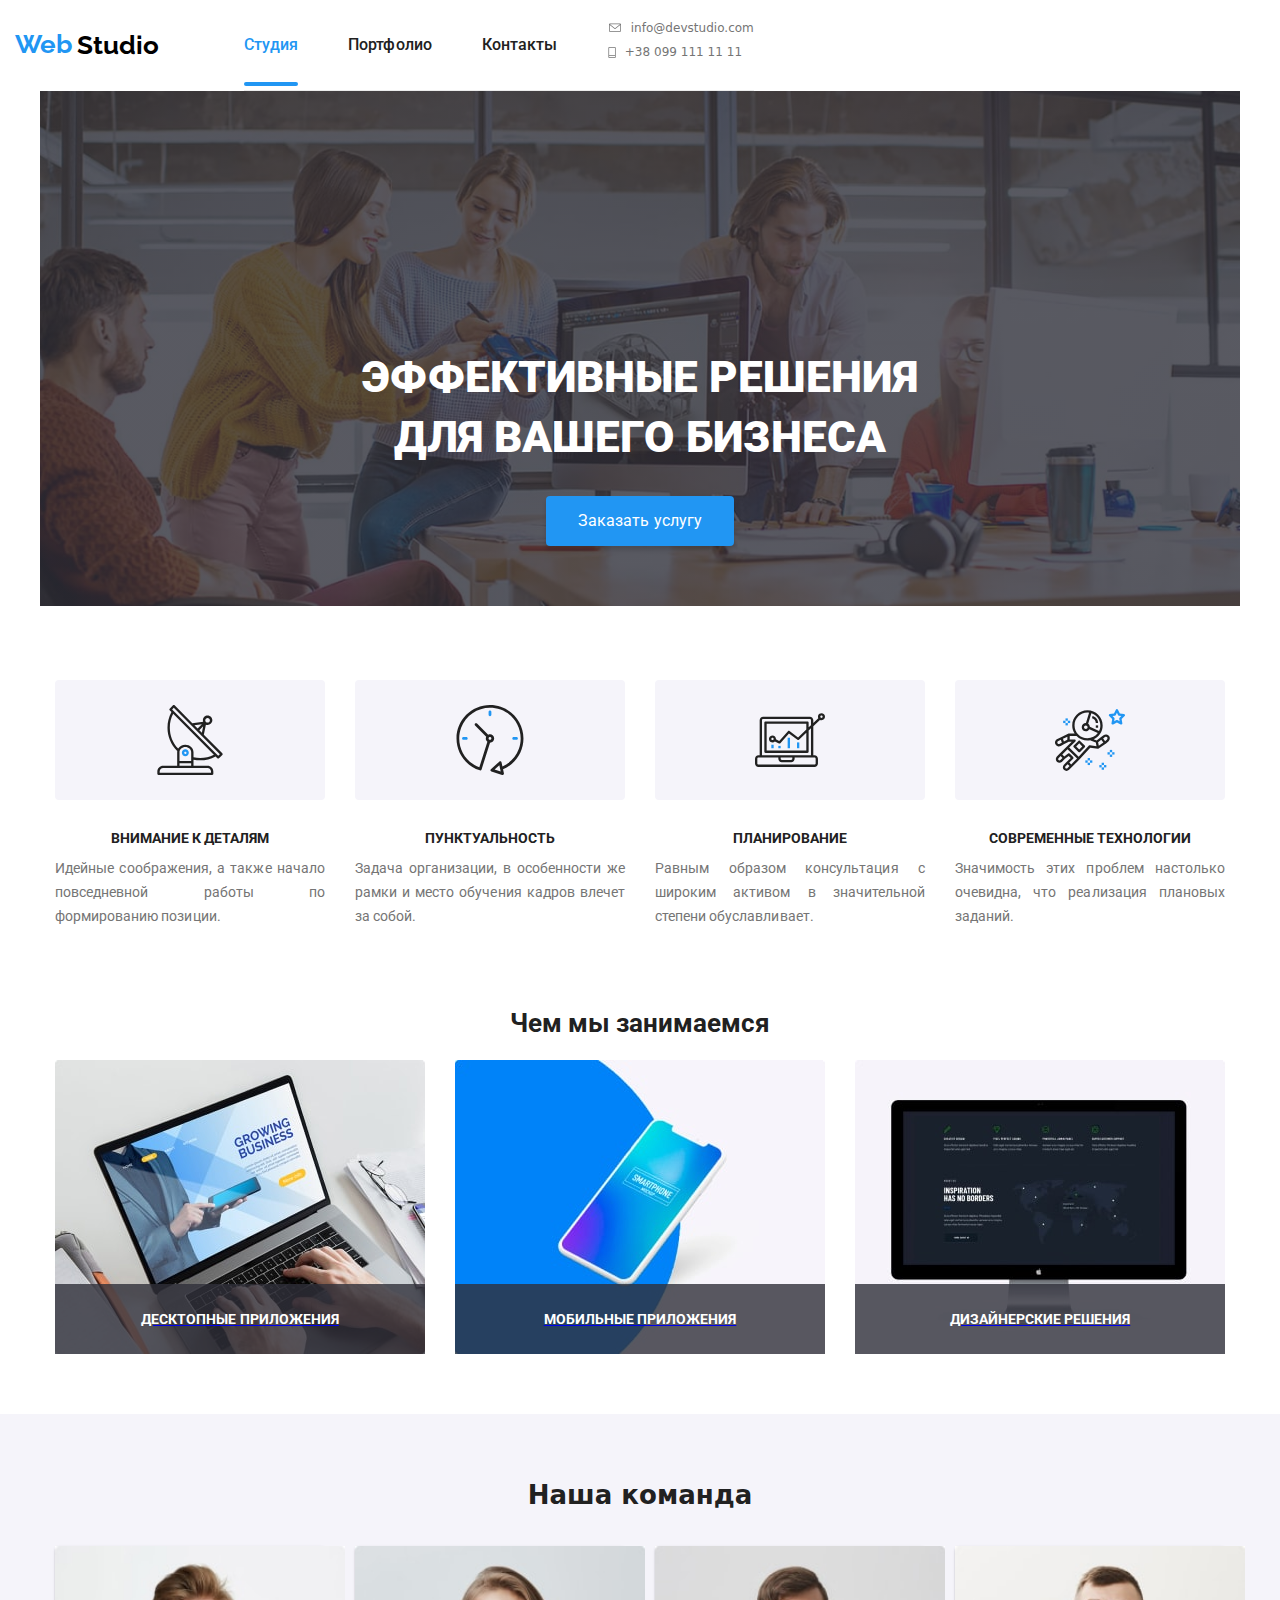
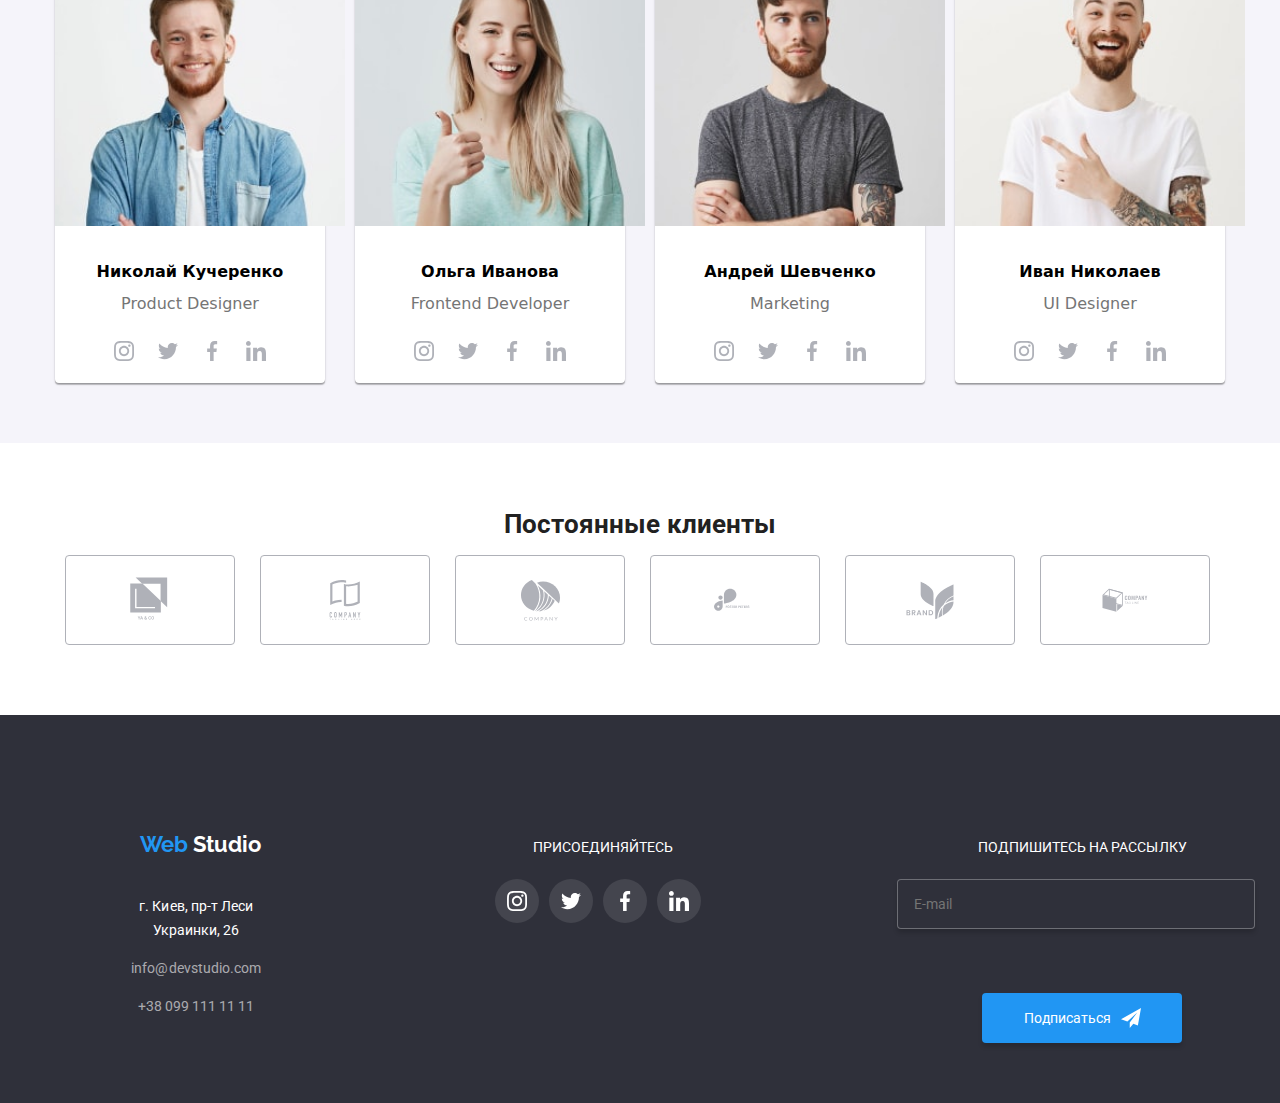
<file: index.html>
<!DOCTYPE html>
<html lang="ru">
  <head>
    <meta charset="UTF-8" />
    <meta name="viewport" content="width=device-width, initial-scale=1.0" />
    <title>Document</title>
    <link
      href="https://fonts.googleapis.com/css2?family=Raleway&family=Roboto&display=swap"
      rel="stylesheet"
    />
    <link
      rel="stylesheet"
      href="https://cdnjs.cloudflare.com/ajax/libs/modern-normalize/0.6.0/modern-normalize.min.css"
    />
    <link rel="stylesheet" href="./css/main.min.css" />
  </head>

  <body class="body">
    <!--HEAD-->

    <header>
      <div class="page-header">
        <div class="container">
          <nav class="main-nav">
            <div class="main-logo">
              <a href="index.html" class="logo">
                Web
                <span class="studio"> Studio </span>
              </a>
            </div>

            <button type="button" class="menu-button is-open" data-menu-button>
              <svg
                width="40"
                height="40"
                aria-label="Переключатель мобильного меню"
              >
                <use
                  class="icon-close"
                  href="./img/symbol-defs-non.svg#icon-close-black"
                ></use>
                <use
                  class="icon-menu"
                  href="./img/symbol-defs-non.svg#icon-menu"
                ></use>
              </svg>
            </button>

            <div class="menu-container is-open" id="menu-container" data-menu>
              <ul class="site-nav list">
                <li class="site-nav item">
                  <a href="index.html" class="link current"> Студия</a>
                </li>
                <li class="site-nav item">
                  <a href="./portfolio.html" class="link">Портфолио</a>
                </li>
                <li class="site-nav item">
                  <a href="index.html" class="link">Контакты</a>
                </li>
              </ul>

              <!--CONTACTS -->
              <ul class="contacts list">
                <li class="items">
                  <a href="malito:info@devstudio.com">
                    <svg class="contacts-icon letter">
                      <use href="./img/symbol-defs-non.svg#icon-envelope"></use>
                    </svg>
                    info@devstudio.com
                  </a>
                </li>
                <li class="items">
                  <a href="tel:+380961111111">
                    <svg class="contacts-icon phone">
                      <use href="./img/symbol-defs-non.svg#icon-phone"></use>
                    </svg>
                    +38 099 111 11 11
                  </a>
                </li>
              </ul>
            </div>
          </nav>
        </div>
      </div>
    </header>

    <!--MAIN INFO-->

    <main>
      <!--START-->
      <section class="section hero">
        <div class="container">
          <h1 class="hero-title">ЭФФЕКТИВНЫЕ РЕШЕНИЯ ДЛЯ ВАШЕГО БИЗНЕСА</h1>
          <button class="hero-buttom" data-open-modal>
            Заказать услугу
          </button>
        </div>
      </section>

      <div class="backdrop is-hidden" data-backdrop>
        <div class="modal">
          <div class="form-group">
            <h2 class="form-title">
              Оставьте свои данные, мы вам перезвоним
            </h2>
            <div class="form-list">
              <input
                type="text"
                name="message"
                id="message"
                class="form-item"
              />
              <label class="form-label">Имя</label>
              <svg class="modal-icon">
                <use href="./img/symbol-defs-non.svg#icon-person-black"></use>
              </svg>
            </div>
            <div class="form-list">
              <input type="tel" name="telephone" class="form-item" />
              <label class="form-label">Телефон</label>
              <svg class="modal-icon">
                <use href="./img/symbol-defs-non.svg#icon-telephone"></use>
              </svg>
            </div>
            <div class="form-list">
              <input
                type="email"
                name="mail"
                class="form-item"
                autocomplete="off"
              />
              <label class="form-label">Почта </label>
              <svg class="modal-icon">
                <use href="./img/symbol-defs-non.svg#icon-mail"></use>
              </svg>
            </div>

            <div class="form-list">
              <textarea
                name="comment"
                rows="150"
                cols="80"
                class="form-item-comment"
              >
              </textarea>
              <label class="form-label-comment">Комментарий </label>
            </div>
            <div class="checkbox">
              <input type="checkbox" id="checkbox-modal" />
              <label for="checkbox-modal"
                >Соглашаюсь с рассылкой и принимаю
                <a href="" class="rules">Условия договора </a>
              </label>
            </div>

            <button class="button-submit">Отправить</button>

            <button class="button-close" data-close-modal>
              <svg class="icon-button-close">
                <use href="./img/symbol-defs-non.svg#icon-close-black"></use>
              </svg>
            </button>
          </div>
        </div>
      </div>
      <!--ADVANTAGES-->
      <div class="container">
        <section class="section features">
          <ul class="advantages list">
            <li class="details">
              <div class="advantages-image">
                <svg class="icon">
                  <use href="./img/symbol-defs-non.svg#icon-antenna"></use>
                </svg>
              </div>
              <h2 class="section-item">ВНИМАНИЕ К ДЕТАЛЯМ</h2>
              <p class="section-text">
                Идейные соображения, а также начало повседневной работы по
                формированию позиции.
              </p>
            </li>

            <li class="details">
              <div class="advantages-image">
                <svg class="icon">
                  <use href="./img/symbol-defs-non.svg#icon-clock"></use>
                </svg>
              </div>
              <h2 class="section-item">ПУНКТУАЛЬНОСТЬ</h2>
              <p class="section-text">
                Задача организации, в особенности же рамки и место обучения
                кадров влечет за собой.
              </p>
            </li>
            <li class="details">
              <div class="advantages-image">
                <svg class="icon">
                  <use href="./img/symbol-defs-non.svg#icon-diagram"></use>
                </svg>
              </div>
              <h2 class="section-item">ПЛАНИРОВАНИЕ</h2>
              <p class="section-text">
                Равным образом консультация с широким активом в значительной
                степени обуславливает.
              </p>
            </li>
            <li class="details">
              <div class="advantages-image">
                <svg class="icon">
                  <use href="./img/symbol-defs-non.svg#icon-astronaut"></use>
                </svg>
              </div>
              <h2 class="section-item">СОВРЕМЕННЫЕ ТЕХНОЛОГИИ</h2>
              <p class="section-text">
                Значимость этих проблем настолько очевидна, что реализация
                плановых заданий.
              </p>
            </li>
          </ul>
        </section>
      </div>

      <!--INFO ABOUT COMPANY -->
      <div class="container">
        <section class="section aboutcompany">
          <h2 class="section-title">Чем мы занимаемся</h2>
          <ul class="works list">
            <li class="occupation box1">
              <a href="/">
                <h3 class="section-title-company">ДЕСКТОПНЫЕ ПРИЛОЖЕНИЯ</h3>
              </a>
            </li>
            <li class="occupation box2">
              <a href="/">
                <h3 class="section-title-company">МОБИЛЬНЫЕ ПРИЛОЖЕНИЯ</h3>
              </a>
            </li>
            <li class="occupation box3">
              <a href="/">
                <h3 class="section-title-company">ДИЗАЙНЕРСКИЕ РЕШЕНИЯ</h3>
              </a>
            </li>
          </ul>
        </section>
      </div>

      <!--TEAM-->

      <section class="section-ourteam">
        <div class="container">
          <h2 class="section-title">Наша команда</h2>
          <ul class="team">
            <li class="members">
              <img
                src="img/tk1-min.jpg"
                alt="Николай Кучеренко"
                width="290px"
              />
              <h3 class="name">Николай Кучеренко</h3>
              <p class="position">Product Designer</p>
              <ul class="social list">
                <li class="links">
                  <a href="/">
                    <svg class="social-icon">
                      <use
                        href="./img/symbol-defs-non.svg#icon-instagram2"
                      ></use>
                    </svg>
                  </a>
                </li>
                <li class="links">
                  <a href="/">
                    <svg class="social-icon">
                      <use href="./img/symbol-defs-non.svg#icon-twitter1"></use>
                    </svg>
                  </a>
                </li>
                <li class="links">
                  <a href="/">
                    <svg class="social-icon">
                      <use
                        href="./img/symbol-defs-non.svg#icon-facebook1"
                      ></use></svg
                  ></a>
                </li>
                <li class="links">
                  <a href="/">
                    <svg class="social-icon">
                      <use
                        href="./img/symbol-defs-non.svg#icon-linkedin1"
                      ></use></svg
                  ></a>
                </li>
              </ul>
            </li>
            <li class="members">
              <img src="img/tk2-min.jpg" alt="Ольга Иванова" width="290" />
              <h3 class="name">Ольга Иванова</h3>
              <p class="position">Frontend Developer</p>
              <ul class="social list">
                <li class="links">
                  <a href="/">
                    <svg class="social-icon">
                      <use
                        href="./img/symbol-defs-non.svg#icon-instagram2"
                      ></use>
                    </svg>
                  </a>
                </li>
                <li class="links">
                  <a href="/">
                    <svg class="social-icon">
                      <use href="./img/symbol-defs-non.svg#icon-twitter1"></use>
                    </svg>
                  </a>
                </li>
                <li class="links">
                  <a href="/">
                    <svg class="social-icon">
                      <use
                        href="./img/symbol-defs-non.svg#icon-facebook1"
                      ></use></svg
                  ></a>
                </li>
                <li class="links">
                  <a href="/">
                    <svg class="social-icon">
                      <use
                        href="./img/symbol-defs-non.svg#icon-linkedin1"
                      ></use></svg
                  ></a>
                </li>
              </ul>
            </li>
            <li class="members">
              <img src="img/tk3-min.jpg" alt="Андрей Шевченко" width="290" />
              <h3 class="name">Андрей Шевченко</h3>
              <p class="position">Marketing</p>
              <ul class="social list">
                <li class="links">
                  <a href="/">
                    <svg class="social-icon">
                      <use
                        href="./img/symbol-defs-non.svg#icon-instagram2"
                      ></use>
                    </svg>
                  </a>
                </li>
                <li class="links">
                  <a href="/">
                    <svg class="social-icon">
                      <use href="./img/symbol-defs-non.svg#icon-twitter1"></use>
                    </svg>
                  </a>
                </li>
                <li class="links">
                  <a href="/">
                    <svg class="social-icon">
                      <use
                        href="./img/symbol-defs-non.svg#icon-facebook1"
                      ></use></svg
                  ></a>
                </li>
                <li class="links">
                  <a href="/">
                    <svg class="social-icon">
                      <use
                        href="./img/symbol-defs-non.svg#icon-linkedin1"
                      ></use></svg
                  ></a>
                </li>
              </ul>
            </li>
            <li class="members">
              <img src="img/tk4-min.jpg" alt="Иван Николаев" width="290" />
              <h3 class="name">Иван Николаев</h3>
              <p class="position">UI Designer</p>
              <ul class="social list">
                <li class="links">
                  <a href="/">
                    <svg class="social-icon">
                      <use
                        href="./img/symbol-defs-non.svg#icon-instagram2"
                      ></use>
                    </svg>
                  </a>
                </li>
                <li class="links">
                  <a href="/">
                    <svg class="social-icon">
                      <use href="./img/symbol-defs-non.svg#icon-twitter1"></use>
                    </svg>
                  </a>
                </li>
                <li class="links">
                  <a href="/">
                    <svg class="social-icon">
                      <use
                        href="./img/symbol-defs-non.svg#icon-facebook1"
                      ></use></svg
                  ></a>
                </li>
                <li class="links">
                  <a href="/">
                    <svg class="social-icon">
                      <use
                        href="./img/symbol-defs-non.svg#icon-linkedin1"
                      ></use></svg
                  ></a>
                </li>
              </ul>
            </li>
          </ul>
        </div>
      </section>

      <!--CUSTOMERS-->
      <div class="container">
        <section class="section partners">
          <h2 class="section-title">Постоянные клиенты</h2>
          <ul class="customers list">
            <li class="examples">
              <a href="#">
                <svg class="customers-icon" width="45px" height="50px">
                  <use href="./img/symbol-defs-non.svg#icon-client1"></use>
                </svg>
              </a>
            </li>
            <li class="examples">
              <a href="#">
                <svg class="customers-icon" width="40px" height="52px">
                  <use href="./img/symbol-defs-non.svg#icon-client2"></use>
                </svg>
              </a>
            </li>
            <li class="examples">
              <a href="#">
                <svg class="customers-icon" width="41px" height="43px">
                  <use href="./img/symbol-defs-non.svg#icon-client3"></use>
                </svg>
              </a>
            </li>
            <li class="examples">
              <a href="#">
                <svg class="customers-icon" width="80px" height="42px">
                  <use href="./img/symbol-defs-non.svg#icon-client4"></use></svg
              ></a>
            </li>
            <li class="examples">
              <a href="#">
                <svg class="customers-icon" width="60px" height="47px">
                  <use href="./img/symbol-defs-non.svg#icon-client5"></use></svg
              ></a>
            </li>
            <li class="examples">
              <a href="#" class="image">
                <svg class="customers-icon" width="88px" height="45px">
                  <use href="./img/symbol-defs-non.svg#icon-client6"></use></svg
              ></a>
            </li>
          </ul>
        </section>
      </div>
    </main>

    <footer class="footer">
      <div class="footer container">
        <div class="contact-footer list">
          <div class="second-logo">
            <a href="index.html" class="logo">
              Web
              <span class="studio"> Studio </span>
            </a>
          </div>
          <address class="address-footer list">
            <p class="addresses-details">г. Киев, пр-т Леси Украинки, 26</p>
            <p class="addresses">
              <a href="malito:info@devstudio.com">info@devstudio.com </a>
            </p>
            <p class="addresses">
              <a href="tel:+380961111111"> +38 099 111 11 11</a>
            </p>
          </address>
        </div>

        <div class="info">
          <p class="join">ПРИСОЕДИНЯЙТЕСЬ</p>

          <ul class="social-links list">
            <li class="reference">
              <a href="/">
                <svg class="reference-icon">
                  <use
                    href="./img/symbol-defs-non.svg#icon-instagramwhite"
                  ></use></svg
              ></a>
            </li>

            <li class="reference">
              <a href="/">
                <svg class="reference-icon" width="20px">
                  <use
                    href="./img/symbol-defs-non.svg#icon-twitterwhite"
                  ></use></svg
              ></a>
            </li>
            <li class="reference">
              <a href="/">
                <svg class="reference-icon">
                  <use
                    href="./img/symbol-defs-non.svg#icon-facebookwhite"
                  ></use></svg
              ></a>
            </li>
            <li class="reference">
              <a href="/">
                <svg class="reference-icon">
                  <use
                    href="./img/symbol-defs-non.svg#icon-linkedinwhite"
                  ></use></svg
              ></a>
            </li>
          </ul>
        </div>

        <div class="distribution">
          <div class="form-subscribe">
            <label for="mail">
              <span class="subscribe">ПОДПИШИТЕСЬ НА РАССЫЛКУ </span>
              <input
                type="email"
                name="mail"
                id="mail"
                class="email"
                placeholder="E-mail"
              />
            </label>
          </div>

          <button class="button-footer">
            Подписаться
            <svg class="button-icon">
              <use href="./img/symbol-defs-non.svg#icon-iconsend"></use>
            </svg>
          </button>
        </div>
      </div>

      <script src="./js/menu.js"></script>
      <script src="./js/modal.js"></script>
    </footer>
  </body>
</html>
</file>
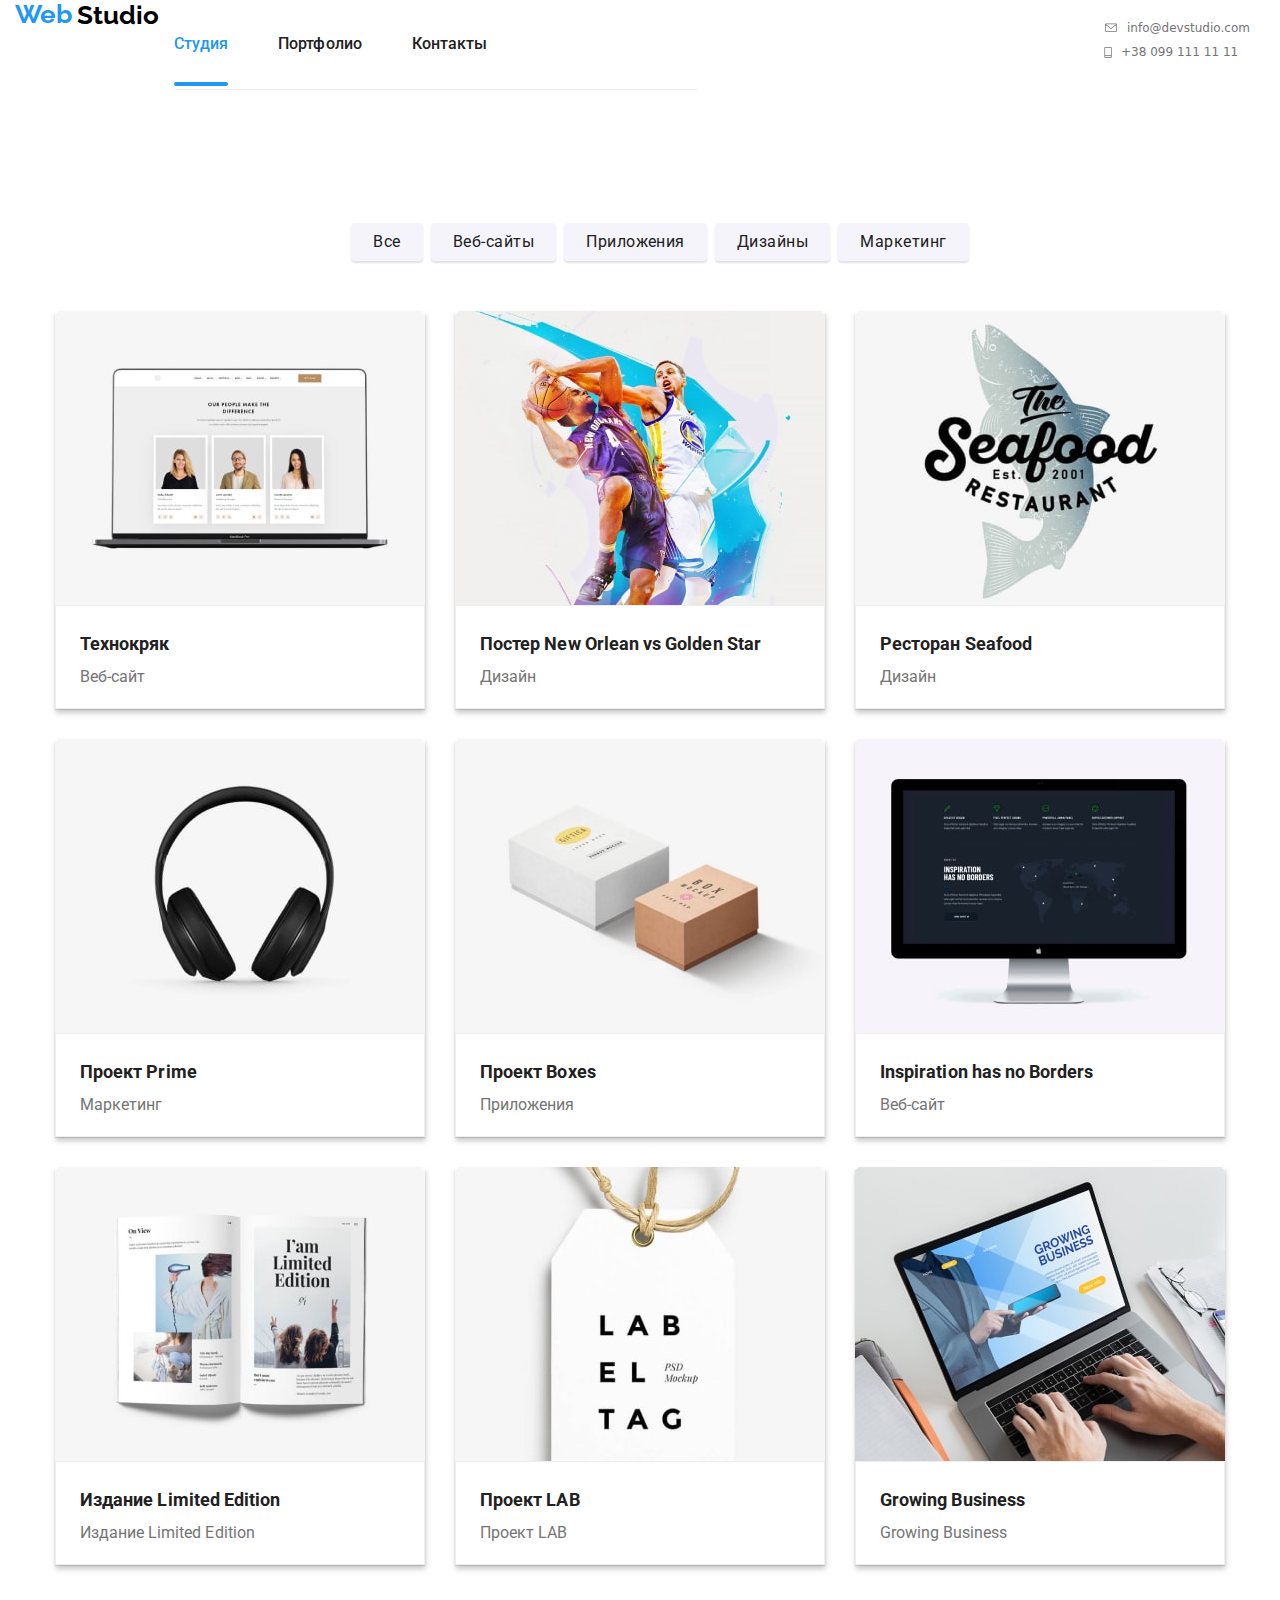
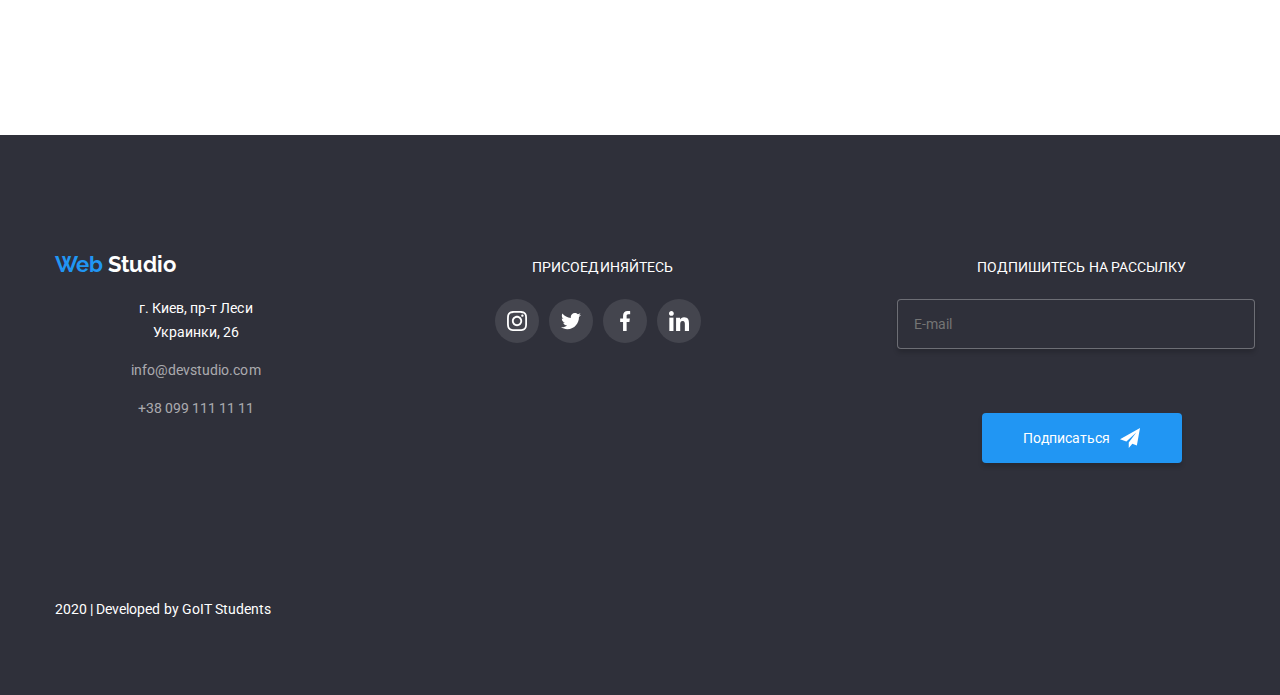
<file: portfolio.html>
<!DOCTYPE html>
<html lang="ru">
  <head>
    <meta charset="UTF-8" />
    <meta name="viewport" content="width=device-width, initial-scale=1.0" />
    <title>Document</title>
    <link
      href="https://fonts.googleapis.com/css2?family=Raleway&family=Roboto&display=swap"
      rel="stylesheet"
    />
    <link
      rel="stylesheet"
      href="https://cdnjs.cloudflare.com/ajax/libs/modern-normalize/0.6.0/modern-normalize.min.css"
    />
    <link rel="stylesheet" href="./css/portfolio.min.css" />
  </head>

  <body class="body">
    <!--HEAD-->

    <header class="page-header">
      <div class="container main-nav">
        <a href="index.html" class="logo">
          Web
          <span class="studio"> Studio </span>
        </a>

        <!-- NAVIGATION -->

        <button type="button" class="menu-button" aria-expanded="false" aria-controls="menu-container" data-menu-button>
          <svg width="40" height="40" aria-label="Переключатель мобильного меню">
            <use class="icon-cross" href="./img/symbol-defs-non.svg#icon-close-black"></use>
            <use class="icon-menu" href="./img/symbol-defs-non.svg#icon-menu"></use>
          </svg>
        </button>
        
        <nav class="container">
          <div class="menu-container" id="menu-container" data-menu>
            <ul class="site-nav list">
              <li class="site-nav item">
                <a href="index.html" class="link current"> Студия</a>
              </li>
              <li class="site-nav item">
                <a href="./portfolio.html" class="link">Портфолио</a>
              </li>
              <li class="site-nav item">
                <a href="/контакты" class="link">Контакты</a>
              </li>
            </ul>
        </nav>
        
        <!--CONTACTS-->
        <div class="container">
          <ul class="contacts list">
            <li class="items">
              <a href="malito:info@devstudio.com">
                <svg class="contacts-icon letter">
                  <use href="./img/symbol-defs-non.svg#icon-envelope"></use>
                </svg>
                info@devstudio.com
              </a>
            </li>
            <li class="items">
              <a href="tel:+380961111111">
                <svg class="contacts-icon phone">
                  <use href="./img/symbol-defs-non.svg#icon-phone"></use>
                </svg>
                +38 099 111 11 11
              </a>
            </li>
          </ul>
        </div>
        </div>
      </div>
    </header>

    <!--PROJECTS-->

    <main>
      <section class="projects">
        <h2 class="invisible-heading">PROJECTS</h2>
        <nav class="container">
          <ul class="filter list">
            <li class="filter-items">
              <button class="button-secondary">
                Все
              </button>
            </li>
            <li class="filter-items">
              <button class="button-secondary">
                Веб-сайты
              </button>
            </li>
            <li class="filter-items">
              <button class="button-secondary">
                Приложения
              </button>
            </li>
            <li class="filter-items">
              <button class="button-secondary">
                Дизайны
              </button>
            </li>
            <li class="filter-items">
              <button class="button-secondary">
                Маркетинг
              </button>
            </li>
          </ul>

          <div class="flex-container">
            <ul class="projects list">
              <li class="flex-elements list">
                <a href="/"
                  ><div class="projects-image">
                    <img src="img/tekhno-min.jpg" alt="Технокряк" />
                    <p class="description">
                      Технокряк это современная площадка распространения
                      коронавируса. Компании используют эту платформу для
                      цифрового шпионажа и атак на защищённые сервера
                      конкурентов.
                    </p>
                  </div>
                  <div class="projects-elements">
                    <h2 class="name-project">Технокряк</h2>
                    <p class="type-project">Веб-сайт</p>
                  </div>
                </a>
              </li>
              <li class="flex-elements list">
                <a href="/">
                  <div class="projects-image">
                    <img
                      src="img/poster-min.jpg"
                      alt="Постер New Orlean vs Golden Star"
                    />
                    <p class="description">
                      Технокряк это современная площадка распространения
                      коронавируса. Компании используют эту платформу для
                      цифрового шпионажа и атак на защищённые сервера
                      конкурентов.
                    </p>
                  </div>
                  <div class="projects-elements">
                    <h3 class="name-project">
                      Постер New Orlean vs Golden Star
                    </h3>
                    <p class="type-project">Дизайн</p>
                  </div>
                </a>
              </li>
              <li class="flex-elements list">
                <a href="/">
                  <div class="projects-image">
                    <img src="img/sres-min.jpg" alt="Ресторан Seafood" />
                    <p class="description">
                      Технокряк это современная площадка распространения
                      коронавируса. Компании используют эту платформу для
                      цифрового шпионажа и атак на защищённые сервера
                      конкурентов.
                    </p>
                  </div>
                  <div class="projects-elements">
                    <h4 class="name-project">Ресторан Seafood</h4>
                    <p class="type-project">Дизайн</p>
                  </div>
                </a>
              </li>
              <li class="flex-elements list">
                <a href="/">
                  <div class="projects-image">
                    <img src="img/prime-min.jpg" alt="Проект Prime" />
                    <p class="description">
                      Технокряк это современная площадка распространения
                      коронавируса. Компании используют эту платформу для
                      цифрового шпионажа и атак на защищённые сервера
                      конкурентов.
                    </p>
                  </div>
                  <div class="projects-elements">
                    <h5 class="name-project">Проект Prime</h5>
                    <p class="type-project">Маркетинг</p>
                  </div>
                </a>
              </li>
              <li class="flex-elements list">
                <a href="/"
                  ><div class="projects-image">
                    <img src="img/boxes-min.jpg" alt="Проект Boxes" />
                    <p class="description">
                      Технокряк это современная площадка распространения
                      коронавируса. Компании используют эту платформу для
                      цифрового шпионажа и атак на защищённые сервера
                      конкурентов.
                    </p>
                  </div>
                  <div class="projects-elements">
                    <h6 class="name-project">Проект Boxes</h6>
                    <p class="type-project">Приложения</p>
                  </div>
                </a>
              </li>
              <li class="flex-elements list">
                <a href="/">
                  <div class="projects-image">
                    <img
                      src="img/inspiration-min.jpg"
                      alt="Inspiration has no Borders"
                    />
                    <p class="description">
                      Технокряк это современная площадка распространения
                      коронавируса. Компании используют эту платформу для
                      цифрового шпионажа и атак на защищённые сервера
                      конкурентов.
                    </p>
                  </div>
                  <div class="projects-elements">
                    <h6 class="name-project">Inspiration has no Borders</h6>
                    <p class="type-project">Веб-сайт</p>
                  </div>
                </a>
              </li>
              <li class="flex-elements list">
                <a href="/">
                  <div class="projects-image">
                    <img
                      src="img/limited-edition-min.jpg"
                      alt="Издание Limited Edition"
                    />
                    <p class="description">
                      Технокряк это современная площадка распространения
                      коронавируса. Компании используют эту платформу для
                      цифрового шпионажа и атак на защищённые сервера
                      конкурентов.
                    </p>
                  </div>
                  <div class="projects-elements">
                    <h2 class="name-project">Издание Limited Edition</h2>
                    <p class="type-project">Издание Limited Edition</p>
                  </div>
                </a>
              </li>
              <li class="flex-elements list">
                <a href="/"
                  ><div class="projects-image">
                    <img src="img/lab-min.jpg" alt="Проект LAB" />
                    <p class="description">
                      Технокряк это современная площадка распространения
                      коронавируса. Компании используют эту платформу для
                      цифрового шпионажа и атак на защищённые сервера
                      конкурентов.
                    </p>
                  </div>
                  <div class="projects-elements">
                    <h2 class="name-project">Проект LAB</h2>
                    <p class="type-project">Проект LAB</p>
                  </div>
                </a>
              </li>
              <li class="flex-elements list">
                <a href="/">
                  <div class="projects-image">
                    <img
                      src=" img/growing-business-min.jpg"
                      alt="Growing Business"
                    />
                    <p class="description">
                      Технокряк это современная площадка распространения
                      коронавируса. Компании используют эту платформу для
                      цифрового шпионажа и атак на защищённые сервера
                      конкурентов.
                    </p>
                  </div>
                  <div class="projects-elements">
                    <h3 class="name-project">Growing Business</h3>
                    <p class="type-project">Growing Business</p>
                  </div>
                </a>
              </li>
            </ul>
          </div>
        </nav>
      </section>
    </main>
    <footer class="footer">
      <div class="footer container">
        <div class="contact-footer list">
          <a href="index.html" class="logo">
            Web <span class="studio"> Studio </span>
          </a>
          <address class="address-footer list">
            <p class="addresses-details">г. Киев, пр-т Леси Украинки, 26</p>
            <p class="addresses">
              <a href="malito:info@devstudio.com">info@devstudio.com </a>
            </p>
            <p class="addresses">
              <a href="tel:+380961111111"> +38 099 111 11 11</a>
            </p>
          </address>
        </div>

        <div class="info">
          <p class="join">ПРИСОЕДИНЯЙТЕСЬ</p>
          <ul class="social-links list">
            <li class="reference">
              <a href="/">
                <svg class="reference-icon">
                  <use
                    href="./img/symbol-defs-non.svg#icon-instagramwhite"
                  ></use></svg
              ></a>
            </li>

            <li class="reference">
              <a href="/">
                <svg class="reference-icon" width="20px">
                  <use
                    href="./img/symbol-defs-non.svg#icon-twitterwhite"
                  ></use></svg
              ></a>
            </li>
            <li class="reference">
              <a href="/">
                <svg class="reference-icon">
                  <use
                    href="./img/symbol-defs-non.svg#icon-facebookwhite"
                  ></use></svg
              ></a>
            </li>
            <li class="reference">
              <a href="/">
                <svg class="reference-icon">
                  <use
                    href="./img/symbol-defs-non.svg#icon-linkedinwhite"
                  ></use></svg
              ></a>
            </li>
          </ul>
        </div>

        <div class="distribution">
          <div class="form-subscribe">
            <label for="mail">
              <span class="subscribe">ПОДПИШИТЕСЬ НА РАССЫЛКУ </span>
              <input
                type="email"
                name="mail"
                id="mail"
                class="email"
                placeholder="E-mail"
              />
            </label>
          </div>

          <button class="button-footer">
            Подписаться
            <svg class="button-icon">
              <use href="./img/symbol-defs-non.svg#icon-iconsend"></use>
            </svg>
          </button>
        </div>
      </div>

      <div class="container copirate">
        <p class="developed">2020 | Developed by GoIT Students</p>
      </div>
    </footer>
  </body>
</html>
</file>
<file: css/main.min.css>
.container{padding-left:15px;padding-right:15px;margin-left:auto;margin-right:auto}@media screen and (min-width: 320px){.container{min-width:320px;padding-top:60px;padding-bottom:60px;padding-right:15px;padding-left:15px;margin:0px auto 0px auto}.page-header .container{width:100%;display:-webkit-box;display:-ms-flexbox;display:flex;justify-items:stretch;-webkit-box-align:stretch;-ms-flex-align:stretch;align-items:stretch;padding-top:0px;padding-bottom:0px}.container:nth-last-child(4){padding-bottom:0px}}@media screen and (min-width: 768px){.container{width:768px}}@media screen and (min-width: 1200px){.container{width:1200px}}.section{display:block;-webkit-box-align:center;-ms-flex-align:center;align-items:center;font-family:"Roboto",sans-serif;font-style:normal}.section-title{margin:0px;text-align:center;font-weight:bold;line-height:42px;letter-spacing:0.03px;color:#212121}@media screen and (min-width: 320px){.section-title{font-size:26px}}.section-item{margin-top:30px;margin-bottom:10px;font-weight:bold;font-size:14px;line-height:16px;letter-spacing:0.03px;color:#212121}@media screen and (min-width: 320px){.section-item{text-align:center}}.section-text{margin:0px;font-style:normal;font-weight:normal;font-size:14px;line-height:24px;letter-spacing:0.03px;color:#757575}@media screen and (min-width: 320px){.section-text{text-align:justify}}.body{-webkit-box-sizing:border-box;box-sizing:border-box;background-color:#fff}*::before,*::after{-webkit-box-sizing:inherit;box-sizing:inherit}.list{list-style:none}.page-header{position:relative}.main-logo{display:inline-block}@media screen and (min-width: 320px){.main-logo{padding-top:15px;padding-bottom:15px}}@media screen and (min-width: 768px){.main-logo{padding-top:26px;padding-bottom:26px;padding-right:0;margin-right:81px}}@media screen and (min-width: 1200px){.main-logo{margin-right:85px}}.logo{display:-webkit-inline-box;display:-ms-inline-flexbox;display:inline-flex;font-family:"Raleway", sans-serif;font-weight:bold;letter-spacing:0.03px;color:#2196f3;text-decoration:none}.studio{font-family:"Raleway", sans-serif;font-weight:bold;letter-spacing:0.03px;padding-left:5px}.page-header .logo{font-size:26px}.page-header .studio{font-size:26px;line-height:31px;color:#000}@media screen and (min-width: 320px){.second-logo{padding-top:60px;padding-bottom:15px}}@media screen and (min-width: 768px){.second-logo{padding-top:0;margin-left:85px}}.footer .logo{font-size:22px}.footer .studio{font-size:22px;color:#fff;text-decoration:none}.main-nav{display:-webkit-box;display:-ms-flexbox;display:flex;min-height:80px;-webkit-box-align:center;-ms-flex-align:center;align-items:center;-webkit-box-pack:stretch;-ms-flex-pack:stretch;justify-content:stretch;padding-bottom:0px;margin-bottom:0px}@media screen and (min-width: 768px){.main-nav .menu-container{width:100%;display:-webkit-box;display:-ms-flexbox;display:flex;border-bottom:1px solid #ececec}.main-nav .list{list-style:none}}.list{list-style:none}.site-nav{font-family:"Roboto",sans-serif;font-style:normal;font-weight:500;letter-spacing:0.02px}@media screen and (max-width: 767px){.site-nav{display:block;margin-bottom:60px;text-align:center;padding-left:0}}@media screen and (min-width: 768px){.site-nav{display:-webkit-box;display:-ms-flexbox;display:flex;padding-left:0;margin-top:0px;margin-bottom:0px;-webkit-box-align:center;-ms-flex-align:center;align-items:center}}@media screen and (max-width: 767px){.item{text-align:center;-webkit-box-align:center;-ms-flex-align:center;align-items:center;margin-left:auto;font-weight:500;font-size:18px;line-height:21px}.item:last-child{margin-bottom:60px}}@media screen and (max-width: 767px) and (min-width: 768px){.item{margin-right:50px;-webkit-box-align:center;-ms-flex-align:center;align-items:center;margin-left:auto;font-weight:500;font-size:14px;line-height:16px}.item:last-child{padding-right:0px}}.item .link.current{color:#2196f3}.item .link.current::after{content:"";position:absolute;left:0;bottom:0;width:100%;height:4px;border-radius:2px;-webkit-transition:step-end;transition:step-end;background-color:#2196f3;-webkit-transition-duration:250ms;transition-duration:250ms;-webkit-transition-timing-function:cubic-bezier(0.4, 0, 0.2, 1);transition-timing-function:cubic-bezier(0.4, 0, 0.2, 1)}.item .link{position:relative;color:#212121;text-decoration:none}@media screen and (max-width: 767px){.item .link{display:inline-block;padding-bottom:8px;margin-left:auto;margin-right:auto}}@media screen and (min-width: 768px){.item .link{display:inline-block;padding-top:32px;padding-bottom:32px;margin-right:50px}}.item:hover{color:#2196f3}.item:hover::after{background-color:#2196f3;-webkit-transform:scaleX(1);transform:scaleX(1)}.item:focus{color:#2196f3}.item::after{content:"";position:absolute;left:0;bottom:0;width:100%;height:4px;border-radius:2px;-webkit-transition-property:background-color;transition-property:background-color;-webkit-transition-duration:250ms;transition-duration:250ms;-webkit-transition-timing-function:cubic-bezier(0.4, 0, 0.2, 1);transition-timing-function:cubic-bezier(0.4, 0, 0.2, 1)}@media screen and (max-width: 767px){.menu-button{right:auto;display:-webkit-inline-box;display:-ms-inline-flexbox;display:inline-flex;margin:0px;padding:0px;border:none;fill:currentColor}.menu-button .icon-close{display:none}.menu-button.is-open .icon-close{display:block}.menu-button.is-open .icon-menu{display:none}.menu-container{height:453px;background-color:#fff}}@media screen and (max-width: 767px) and (max-width: 767px){.menu-container{position:absolute;display:none;top:100%;left:0;width:100%;padding-top:60px;padding-bottom:60px;text-align:center;font-size:20px;z-index:1}.menu-container.is-open{display:block;border:1px solid #ececec}}@media screen and (max-width: 767px) and (max-width: 767px) and (min-width: 768px){.menu-container{position:absolute;top:100%;left:0;width:100%;justify-items:stretch}}@media screen and (min-width: 768px){.menu-button{display:none}}.contacts{justify-items:center;margin-top:0px;margin-bottom:0px;margin-left:auto;text-decoration:none;font-style:normal;font-weight:500;letter-spacing:0.02px}@media screen and (max-width: 767px){.contacts{display:inline-block;padding-left:0;padding-bottom:16px;margin-left:auto;font-size:18px;line-height:21px}.contacts .items:last-child{margin-right:0px}}@media screen and (min-width: 768px){.contacts{display:-webkit-box;display:-ms-flexbox;display:flex;-webkit-box-orient:vertical;-webkit-box-direction:normal;-ms-flex-direction:column;flex-direction:column;margin-left:auto;padding-top:21px;padding-bottom:21px;padding-left:0;font-size:12px;line-height:14px;-webkit-box-align:start;-ms-flex-align:start;align-items:flex-start;justify-items:center}}.items a{display:-webkit-box;display:-ms-flexbox;display:flex;-webkit-box-align:center;-ms-flex-align:center;align-items:center;text-decoration:none;color:#757575;-webkit-transition-property:background-color;transition-property:background-color;-webkit-transition-duration:250ms;transition-duration:250ms;-webkit-transition-timing-function:cubic-bezier(0.4, 0, 0.2, 1);transition-timing-function:cubic-bezier(0.4, 0, 0.2, 1)}@media screen and (max-width: 767px){.items a{-webkit-box-pack:center;-ms-flex-pack:center;justify-content:center;padding-bottom:16px}}@media screen and (min-width: 768px){.items a{justify-items:center;padding-bottom:10px}}.items a:hover,.items a:focus{color:#2196f3}.items a .contacts-icon{display:-webkit-box;display:-ms-flexbox;display:flex;-webkit-box-align:start;-ms-flex-align:start;align-items:flex-start;margin-right:8px;fill:currentColor}.items a .contacts-icon:hover{color:#2196f3}.phone{width:10px;height:11px}.letter{width:16px;height:12px}.hero{-webkit-box-align:center;-ms-flex-align:center;align-items:center;text-align:center;background-image:-webkit-gradient(linear, left top, left bottom, from(rgba(47,48,58,0.8)), to(rgba(47,48,58,0.8))),url(../img/header_img_sq.jpg);background-image:linear-gradient(rgba(47,48,58,0.8), rgba(47,48,58,0.8)),url(../img/header_img_sq.jpg);background-repeat:no-repeat;background-size:cover;background-position:center;margin-left:auto;margin-right:auto;padding-top:0px;padding-bottom:0px}.hero-title{justify-items:center;-webkit-box-align:center;-ms-flex-align:center;align-items:center;margin-left:auto;margin-right:auto;margin-top:0px;color:#fff;font-family:"Roboto",sans-serif;letter-spacing:0.06px;text-align:center}.hero-buttom{padding:10px 32px;color:#fff;font-size:16px;line-height:30px;letter-spacing:0.06px;background-color:#2196f3;-webkit-box-shadow:0px 4px 4px rgba(0,0,0,0.15);box-shadow:0px 4px 4px rgba(0,0,0,0.15);border:0px;border-radius:4px;cursor:pointer}@media screen and (min-width: 320px){.hero{width:320px}.hero-title{padding-top:118px;width:480px;font-weight:900;font-size:26px;line-height:42px}}@media screen and (min-width: 768px){.hero{width:768px;display:block;-webkit-box-orient:vertical;-webkit-box-direction:normal;-ms-flex-direction:column;flex-direction:column}.hero-title{display:block;padding-top:118px;min-width:480px;font-weight:900;font-size:26px;line-height:42px}.hero-button{display:-webkit-inline-box;display:-ms-inline-flexbox;display:inline-flex}}@media screen and (min-width: 1200px){.hero{width:1200px;display:block;-webkit-box-orient:vertical;-webkit-box-direction:normal;-ms-flex-direction:column;flex-direction:column}.hero-title{display:block;padding-top:196px;min-width:646px;font-size:44px;line-height:60px}.hero-button{display:-webkit-inline-box;display:-ms-inline-flexbox;display:inline-flex}}.button-close{display:block;position:absolute;width:30px;height:30px;border-radius:50%;right:-10px;top:-5px;background:#fff;border:none;-webkit-box-shadow:0px 2px 1px rgba(0,0,0,0.2),0px 1px 1px rgba(0,0,0,0.14),0px 1px 3px rgba(0,0,0,0.12);box-shadow:0px 2px 1px rgba(0,0,0,0.2),0px 1px 1px rgba(0,0,0,0.14),0px 1px 3px rgba(0,0,0,0.12);cursor:pointer}.icon-button-close{display:block;width:18px;height:18px;-webkit-box-align:center;-ms-flex-align:center;align-items:center}.icon-button-close:hover{fill:#2196f3}.backdrop{position:fixed;top:0;left:0;width:100%;height:100%;background:rgba(0,0,0,0.2)}.is-hidden{opacity:0;pointer-events:none;visibility:hidden}.modal{display:-webkit-box;display:-ms-flexbox;display:flex;-webkit-box-pack:stretch;-ms-flex-pack:stretch;justify-content:stretch;-webkit-box-align:stretch;-ms-flex-align:stretch;align-items:stretch;position:absolute;top:50%;left:50%;max-width:528px;height:581px;padding:40px;background:#ffffff;-webkit-box-shadow:0px 2px 1px rgba(0,0,0,0.2),0px 1px 1px rgba(0,0,0,0.14),0px 1px 3px rgba(0,0,0,0.12);box-shadow:0px 2px 1px rgba(0,0,0,0.2),0px 1px 1px rgba(0,0,0,0.14),0px 1px 3px rgba(0,0,0,0.12);border-radius:4px;-webkit-transform:translate(-50%, -50%);transform:translate(-50%, -50%);-webkit-transition-duration:250ms;transition-duration:250ms;-webkit-transition-timing-function:cubic-bezier(0.4, 0, 0.2, 1);transition-timing-function:cubic-bezier(0.4, 0, 0.2, 1)}.form-title{display:block;max-width:700px;margin-bottom:0px;font-family:"Roboto",sans-serif;font-style:normal;font-weight:bold;font-size:20px;line-height:23px;text-align:center;letter-spacing:0.03px;color:#212121}.form-group{display:-webkit-box;display:-ms-flexbox;display:flex;-webkit-box-orient:vertical;-webkit-box-direction:normal;-ms-flex-direction:column;flex-direction:column}.form-list{position:relative;margin-top:30px;margin-right:0px;padding:0px;list-style:none;border-radius:4px}.form-label{position:absolute;top:30%;left:37px;margin:0px;-webkit-transform:translateY(-12%);transform:translateY(-12%)}.form-label-comment{position:absolute;top:10%;left:8px;-webkit-transform:translate(-3%, -12%);transform:translate(-3%, -12%)}.form-item{display:-webkit-box;display:-ms-flexbox;display:flex;width:100%;height:40px;padding-left:40px;margin-right:0px;border:1px solid rgba(33,33,33,0.2);border-radius:4px;outline:none}.form-item-comment{width:100%;height:120px;padding:12px 16px;border:1px solid rgba(33,33,33,0.2);border-radius:4px}.form-item:focus{outline:none;border-color:#2196f3}.form-item:focus+.form-label{color:#2196f3;border-color:#2196f3;-webkit-transform:translate(-30px, -35px);transform:translate(-30px, -35px);-webkit-transition:250ms linear, -webkit-transform 500ms;transition:250ms linear, -webkit-transform 500ms;transition:250ms linear, transform 500ms;transition:250ms linear, transform 500ms, -webkit-transform 500ms}.form-item-comment:focus{outline:none;border-color:#2196f3}.form-item-comment:focus+.form-label-comment{outline:none;color:#2196f3;border-color:#2196f3;-webkit-transform:translate(-1px, -40px);transform:translate(-1px, -40px);-webkit-transition:250ms linear, -webkit-transform 500ms;transition:250ms linear, -webkit-transform 500ms;transition:250ms linear, transform 500ms;transition:250ms linear, transform 500ms, -webkit-transform 500ms}.modal-icon{position:absolute;fill:#212121;top:30%;left:10px;display:inline-block;width:18px;height:18px;-webkit-transform:translateY(-15%);transform:translateY(-15%)}.form-item:focus+.form-label+.modal-icon{fill:#2196f3;border-color:#2196f3}.button-submit{position:relative;display:block;text-align:center;-ms-flex-item-align:center;-ms-grid-row-align:center;align-self:center;width:200px;min-height:50px;margin-top:30px;color:#fff;font-size:16px;line-height:30px;letter-spacing:0.06px;background-color:#2196f3;-webkit-box-shadow:0px 4px 4px rgba(0,0,0,0.15);box-shadow:0px 4px 4px rgba(0,0,0,0.15);border:0px;border-radius:4px;cursor:pointer}.checkbox{display:block;margin-top:20px}.checkbox input[type="checkbox"]{-moz-appearance:none;appearance:none;-webkit-appearance:none}.checkbox label{position:relative;display:inline-block;padding-left:22px}.checkbox label::before,.checkbox label::after{position:absolute;content:"";display:inline-block;border-radius:2px}.checkbox label::before{height:15px;width:15px;border:1px solid #212121;left:0px;top:3px;background-color:#fff}.checkbox label::after{height:5px;width:9px;border-left:2px solid #fff;border-bottom:2px solid #fff;-webkit-transform:rotate(-45deg);transform:rotate(-45deg);left:4px;top:7px}.checkbox input[type="checkbox"]+label::after{content:none}.checkbox input[type="checkbox"]:checked+label::after{content:""}.checkbox input[type="checkbox"]:checked+label::before{background-color:#2196f3;border:#2196f3}.rules{color:#2196f3;text-decoration:underline}.features{padding-bottom:0px}@media screen and (max-width: 767px){.features{padding-top:0px}}@media screen and (min-width: 768px){.features{padding-top:0px}}.advantages{font-family:"Roboto",sans-serif;color:#212121;text-decoration:none;font-size:14px;font-style:normal;font-weight:500;letter-spacing:0.02px}@media screen and (max-width: 767px){.advantages{display:-webkit-box;display:-ms-flexbox;display:flex;-ms-flex-wrap:wrap;flex-wrap:wrap;width:250px;margin:-5px}.advantages-image{display:-webkit-box;display:-ms-flexbox;display:flex;-webkit-box-pack:center;-ms-flex-pack:center;justify-content:center;-webkit-box-align:center;-ms-flex-align:center;align-items:center;height:120px;background-color:#f5f4fa;border-radius:4px}}@media screen and (min-width: 768px){.advantages{display:-webkit-box;display:-ms-flexbox;display:flex;-ms-flex-wrap:wrap;flex-wrap:wrap}.advantages-image{display:-webkit-box;display:-ms-flexbox;display:flex;-webkit-box-pack:center;-ms-flex-pack:center;justify-content:center;-webkit-box-align:center;-ms-flex-align:center;align-items:center;height:120px;background-color:#f5f4fa;border-radius:4px}}@media screen and (min-width: 768px) and (min-width: 1199px){.advantages{display:-webkit-box;display:-ms-flexbox;display:flex;-ms-flex-wrap:nowrap;flex-wrap:nowrap;padding-left:0}.advantages-image{display:-webkit-box;display:-ms-flexbox;display:flex;-webkit-box-pack:center;-ms-flex-pack:center;justify-content:center;-webkit-box-align:center;-ms-flex-align:center;align-items:center;height:120px;background-color:#f5f4fa;border-radius:4px}}@media screen and (max-width: 767px){.advantages .details .details:not(:last-child){margin-bottom:30px}}@media screen and (min-width: 768px){.advantages .details{width:calc((100% - 30px * 2) / 2)}.advantages .details:not(:last-child){margin-right:30px}}.advantages .details .details:last-child{padding-right:0px}.advantages .details .icon{width:70px;height:70px}@media screen and (max-width: 1199px){.aboutcompany{display:none}}a{list-style:none}.works{display:-webkit-box;display:-ms-flexbox;display:flex;margin-left:0px;padding-left:0px;margin-bottom:0px;-webkit-box-pack:justify;-ms-flex-pack:justify;justify-content:space-between}.box1{background-image:url("../img/box1-min.jpg");width:370px;height:294px}.box2{background-image:url("../img/box2-min.jpg");width:370px;height:294px}.box3{background-image:url("../img/box3-min.jpg");width:370px;height:294px}.occupation{display:-webkit-box;display:-ms-flexbox;display:flex;-webkit-box-align:end;-ms-flex-align:end;align-items:flex-end;padding-right:30px}.occupation:last-child{padding-right:0px}.section-title-company{-webkit-box-align:center;-ms-flex-align:center;align-items:center;text-align:center;padding-top:27px;padding-bottom:27px;margin-top:0;margin-bottom:0px;background-color:rgba(47,48,58,0.8);color:#fff;width:370px;height:70px;font-style:normal;font-weight:bold;font-size:14px;letter-spacing:0.03px}.section-item.company:last-child{padding-right:0px}.section-ourteam{background-color:#f5f4fa;text-align:center}.team{text-decoration:none}@media screen and (min-width: 320px){.team{display:inline-block;-webkit-box-align:center;-ms-flex-align:center;align-items:center;margin-right:0px;padding-left:0px}}@media screen and (min-width: 768px){.team{display:-webkit-box;display:-ms-flexbox;display:flex;-ms-flex-wrap:wrap;flex-wrap:wrap;padding-left:40px}}@media screen and (min-width: 1200px){.team{display:-webkit-box;display:-ms-flexbox;display:flex;-ms-flex-wrap:nowrap;flex-wrap:nowrap;padding-top:0px;margin-top:0px;margin-bottom:0px;margin-left:0px;padding-left:0px;-webkit-box-pack:justify;-ms-flex-pack:justify;justify-content:space-between;padding-right:30px;padding-left:0}}.team .members{background-color:#fff;border-radius:4px;-webkit-box-shadow:0px 2px 1px rgba(0,0,0,0.2),0px 1px 1px rgba(0,0,0,0.14),0px 1px 3px rgba(0,0,0,0.12);box-shadow:0px 2px 1px rgba(0,0,0,0.2),0px 1px 1px rgba(0,0,0,0.14),0px 1px 3px rgba(0,0,0,0.12)}@media screen and (min-width: 320px){.team .members{width:450px;margin-top:30px;margin-right:0px}.team .members:not(:last-child){margin-bottom:0px}}@media screen and (min-width: 320px) and (min-width: 767px){.team .members{width:calc((100% - 30px * 2) / 2);margin-right:30px}}@media screen and (min-width: 320px) and (min-width: 1199px){.team .members{display:block;-webkit-box-align:center;-ms-flex-align:center;align-items:center;min-width:270px}.team .members:not(:last-child){padding-right:0px}}@media screen and (min-width: 320px){.team .members .name{text-align:center;margin-top:30px;margin-bottom:0px;font-weight:bold;font-size:16px;line-height:24px;letter-spacing:0.03px}.team .members .position{text-align:center;margin-top:10px;margin-bottom:0px;font-style:normal;font-weight:normal;font-size:16px;line-height:19px;letter-spacing:0.03px;color:#757575}}.team .social{display:-webkit-box;display:-ms-flexbox;display:flex;padding-left:0px;margin-top:16px;-webkit-box-pack:center;-ms-flex-pack:center;justify-content:center}.team .social .links a{display:-webkit-box;display:-ms-flexbox;display:flex;-webkit-box-pack:center;-ms-flex-pack:center;justify-content:center;-webkit-box-align:center;-ms-flex-align:center;align-items:center;border-radius:50%;width:44px;height:44px;margin-bottom:10px;cursor:pointer;-webkit-transition-property:background-color;transition-property:background-color;-webkit-transition-duration:250ms;transition-duration:250ms;-webkit-transition-timing-function:cubic-bezier(0.4, 0, 0.2, 1);transition-timing-function:cubic-bezier(0.4, 0, 0.2, 1)}.team .social .links a:hover .social-icon{fill:#fff}.team .social .links a:focus .social-icon{fill:#fff}.team .links a:hover,.team .links a:focus{background-color:#2196f3}.team .links a:last-child{padding-right:0px}.team .social-icon{width:20px;height:20px;fill:#afb1b8}.partners{padding-top:94px}@media screen and (min-width: 320px){.partners{padding-top:0px;padding-bottom:0px;text-align:center}}@media screen and (min-width: 320px){.partners .section-title{padding-bottom:0px;padding-top:0px}}.customers{margin-bottom:0px;padding-left:0px}@media screen and (min-width: 768px){.customers{display:-webkit-box;display:-ms-flexbox;display:flex;-ms-flex-wrap:wrap;flex-wrap:wrap;text-align:center}}@media screen and (min-width: 1200px){.customers{display:-webkit-box;display:-ms-flexbox;display:flex;-ms-flex-wrap:nowrap;flex-wrap:nowrap;width:100 .customers;margin-top:0px;-webkit-box-pack:justify;-ms-flex-pack:justify;justify-content:space-between}}.customers-icon{fill:#afb1b8}.examples a{display:-webkit-box;display:-ms-flexbox;display:flex;-webkit-box-align:center;-ms-flex-align:center;align-items:center;-webkit-box-pack:center;-ms-flex-pack:center;justify-content:center;width:170px;height:90px;border:1px solid #afb1b8;border-radius:4px;-webkit-transition-property:background-color;transition-property:background-color;-webkit-transition-duration:250ms;transition-duration:250ms;-webkit-transition-timing-function:cubic-bezier(0.4, 0, 0.2, 1);transition-timing-function:cubic-bezier(0.4, 0, 0.2, 1)}.examples a:hover,.examples a:focus{border-color:#2196f3}.examples a:hover .customers-icon,.examples a:focus .customers-icon{fill:#2196f3}@media screen and (max-width: 767px){.examples{width:calc((100% - 30px * 2) / 2);margin-right:30px}}@media screen and (min-width: 768px){.examples{width:calc((100% - 30px * 2) / 3);margin:10px}}@media screen and (min-width: 1200px){.examples :not(:last-child){margin-right:30px}}.footer{font-family:"Roboto",sans-serif;font-style:normal;font-weight:normal;font-size:14px;line-height:24px;letter-spacing:0.03px;color:#fff;background-color:#2f303a}@media screen and (min-width: 320px){.footer .container{display:block;text-align:center;padding-top:0px}}@media screen and (min-width: 768px){.footer .container{display:-webkit-box;display:-ms-flexbox;display:flex;-ms-flex-wrap:wrap;flex-wrap:wrap;text-align:center;padding-top:60px;padding-bottom:60px}}@media screen and (min-width: 1200px){.footer .container{display:-webkit-box;display:-ms-flexbox;display:flex;-ms-flex-wrap:nowrap;flex-wrap:nowrap;-webkit-box-pack:stretch;-ms-flex-pack:stretch;justify-content:stretch;-webkit-box-align:baseline;-ms-flex-align:baseline;align-items:baseline}}.footer .contact-footer{font-style:normal}@media screen and (min-width: 320px){.footer .contact-footer{display:block;-webkit-box-orient:vertical;-webkit-box-direction:normal;-ms-flex-direction:column;flex-direction:column;text-align:center}}@media screen and (min-width: 768px){.footer .contact-footer{display:-webkit-box;display:-ms-flexbox;display:flex;-ms-flex-wrap:wrap;flex-wrap:wrap;text-align:center}}@media screen and (min-width: 1200px){.footer .contact-footer{display:-webkit-box;display:-ms-flexbox;display:flex}}.footer .address-footer{font-style:normal;line-height:24px}@media screen and (min-width: 320px){.footer .address-footer{display:block;-webkit-box-orient:vertical;-webkit-box-direction:normal;-ms-flex-direction:column;flex-direction:column;text-align:center}}@media screen and (min-width: 768px){.footer .address-footer{display:-webkit-box;display:-ms-flexbox;display:flex;margin-left:76px}}@media screen and (min-width: 1200px){.footer .address-footer{display:-webkit-box;display:-ms-flexbox;display:flex;margin-top:20px}}.footer .addresses-details{padding-bottom:0px;margin-top:0px}.footer .addresses{display:block;padding-bottom:0px;margin-top:0px}.footer .addresses a{font-style:normal;color:rgba(255,255,255,0.6);text-decoration:none;line-height:24px}@media screen and (min-width: 320px){.footer .info{display:block;text-align:center;-webkit-box-align:center;-ms-flex-align:center;align-items:center}}@media screen and (min-width: 768px){.footer .info{display:inline-block;margin-left:165px;justify-items:center;-webkit-box-align:center;-ms-flex-align:center;align-items:center}}@media screen and (min-width: 1200px){.footer .info{display:block;padding-left:69px}}@media screen and (min-width: 320px){.footer .info .join{display:block;text-align:center;margin-top:60px}}@media screen and (min-width: 768px){.footer .info .join{display:inline-block;margin-top:0}}@media screen and (min-width: 1200px){.footer .info .join{display:inline-block;padding-top:45px;margin:0px}}.footer .info .social-links{-webkit-box-pack:center;-ms-flex-pack:center;justify-content:center;-webkit-box-align:center;-ms-flex-align:center;align-items:center;padding-left:0px;margin-bottom:0px;margin-top:0px}@media screen and (min-width: 320px){.footer .info .social-links{display:-webkit-box;display:-ms-flexbox;display:flex;margin-top:20px}}@media screen and (min-width: 768px){.footer .info .social-links{display:-webkit-box;display:-ms-flexbox;display:flex}}.footer .info .social-links .reference a{display:-webkit-inline-box;display:-ms-inline-flexbox;display:inline-flex;-webkit-box-pack:center;-ms-flex-pack:center;justify-content:center;-webkit-box-align:center;-ms-flex-align:center;align-items:center;border-radius:50%;width:44px;height:44px;background:rgba(255,255,255,0.1);margin-right:10px;cursor:pointer;-webkit-transition-property:background-color;transition-property:background-color;-webkit-transition:250ms,cubic-bezier(0.4, 0, 0.2, 1);transition:250ms,cubic-bezier(0.4, 0, 0.2, 1)}.footer .info .social-links .reference a:hover{background-color:#2196f3;-webkit-transition:250ms,cubic-bezier(0.4, 0, 0.2, 1);transition:250ms,cubic-bezier(0.4, 0, 0.2, 1)}.footer .info .reference-icon{width:20px;height:20px;fill:#fff}.footer .distribution{padding-top:60px;margin:0px}@media screen and (min-width: 320px){.footer .distribution{display:-webkit-box;display:-ms-flexbox;display:flex;-webkit-box-orient:vertical;-webkit-box-direction:normal;-ms-flex-direction:column;flex-direction:column}}@media screen and (min-width: 768px){.footer .distribution{display:-webkit-inline-box;display:-ms-inline-flexbox;display:inline-flex;-webkit-box-align:center;-ms-flex-align:center;align-items:center;padding-left:186px;padding-right:152px}}@media screen and (min-width: 1200px){.footer .distribution{display:block}}.footer .form-subscribe{display:-webkit-box;display:-ms-flexbox;display:flex;-webkit-box-orient:vertical;-webkit-box-direction:normal;-ms-flex-direction:column;flex-direction:column;padding-bottom:20px;margin:0px}.footer .email{height:50px;padding-left:16px;border:1px solid rgba(255,255,255,0.3);-webkit-box-sizing:border-box;box-sizing:border-box;-webkit-box-shadow:0px 4px 4px rgba(0,0,0,0.15);box-shadow:0px 4px 4px rgba(0,0,0,0.15);border-radius:4px;background-color:#2f303a}@media screen and (min-width: 320px){.footer .email{min-width:358px}}@media screen and (min-width: 1200px){.footer .email{display:block;margin-right:12px}}.footer .subscribe{display:block;padding-bottom:20px;font-family:"Roboto",sans-serif;font-style:normal;font-weight:normal;font-size:14px;line-height:24px;letter-spacing:0.03px;color:white}@media screen and (min-width: 320px){.footer .subscribe{text-align:center}}.footer .button-footer{display:-webkit-inline-box;display:-ms-inline-flexbox;display:inline-flex;width:200px;height:50px;-webkit-box-pack:center;-ms-flex-pack:center;justify-content:center;-webkit-box-align:center;-ms-flex-align:center;align-items:center;text-align:center;border:0px;background:#2196f3;color:#fff;-webkit-box-shadow:0px 4px 4px rgba(0,0,0,0.15);box-shadow:0px 4px 4px rgba(0,0,0,0.15);border-radius:4px;cursor:pointer}@media screen and (min-width: 320px){.footer .button-footer{-ms-flex-item-align:center;-ms-grid-row-align:center;align-self:center}}@media screen and (min-width: 1200px){.footer .button-footer{margin-top:44px}}.footer .button-icon{width:20px;height:20px;margin-left:10px}
/*# sourceMappingURL=main.min.css.map */
</file>
<file: css/portfolio.min.css>
.container{padding-left:15px;padding-right:15px;margin-left:auto;margin-right:auto}@media screen and (min-width: 320px){.container{min-width:320px;padding-top:60px;padding-bottom:60px;padding-right:15px;padding-left:15px;margin:0px auto 0px auto}.page-header .container{width:100%;display:-webkit-box;display:-ms-flexbox;display:flex;justify-items:stretch;-webkit-box-align:stretch;-ms-flex-align:stretch;align-items:stretch;padding-top:0px;padding-bottom:0px}.container:nth-last-child(4){padding-bottom:0px}}@media screen and (min-width: 768px){.container{width:768px}}@media screen and (min-width: 1200px){.container{width:1200px}}.body{-webkit-box-sizing:border-box;box-sizing:border-box;background-color:#fff}*::before,*::after{-webkit-box-sizing:inherit;box-sizing:inherit}.list{list-style:none}.page-header{position:relative}.main-logo{display:inline-block}@media screen and (min-width: 320px){.main-logo{padding-top:15px;padding-bottom:15px}}@media screen and (min-width: 768px){.main-logo{padding-top:26px;padding-bottom:26px;padding-right:0;margin-right:81px}}@media screen and (min-width: 1200px){.main-logo{margin-right:85px}}.logo{display:-webkit-inline-box;display:-ms-inline-flexbox;display:inline-flex;font-family:"Raleway", sans-serif;font-weight:bold;letter-spacing:0.03px;color:#2196f3;text-decoration:none}.studio{font-family:"Raleway", sans-serif;font-weight:bold;letter-spacing:0.03px;padding-left:5px}.page-header .logo{font-size:26px}.page-header .studio{font-size:26px;line-height:31px;color:#000}@media screen and (min-width: 320px){.second-logo{padding-top:60px;padding-bottom:15px}}@media screen and (min-width: 768px){.second-logo{padding-top:0;margin-left:85px}}.footer .logo{font-size:22px}.footer .studio{font-size:22px;color:#fff;text-decoration:none}.main-nav{display:-webkit-box;display:-ms-flexbox;display:flex;min-height:80px;-webkit-box-align:center;-ms-flex-align:center;align-items:center;-webkit-box-pack:stretch;-ms-flex-pack:stretch;justify-content:stretch;padding-bottom:0px;margin-bottom:0px}@media screen and (min-width: 768px){.main-nav .menu-container{width:100%;display:-webkit-box;display:-ms-flexbox;display:flex;border-bottom:1px solid #ececec}.main-nav .list{list-style:none}}.list{list-style:none}.site-nav{font-family:"Roboto",sans-serif;font-style:normal;font-weight:500;letter-spacing:0.02px}@media screen and (max-width: 767px){.site-nav{display:block;margin-bottom:60px;text-align:center;padding-left:0}}@media screen and (min-width: 768px){.site-nav{display:-webkit-box;display:-ms-flexbox;display:flex;padding-left:0;margin-top:0px;margin-bottom:0px;-webkit-box-align:center;-ms-flex-align:center;align-items:center}}@media screen and (max-width: 767px){.item{text-align:center;-webkit-box-align:center;-ms-flex-align:center;align-items:center;margin-left:auto;font-weight:500;font-size:18px;line-height:21px}.item:last-child{margin-bottom:60px}}@media screen and (max-width: 767px) and (min-width: 768px){.item{margin-right:50px;-webkit-box-align:center;-ms-flex-align:center;align-items:center;margin-left:auto;font-weight:500;font-size:14px;line-height:16px}.item:last-child{padding-right:0px}}.item .link.current{color:#2196f3}.item .link.current::after{content:"";position:absolute;left:0;bottom:0;width:100%;height:4px;border-radius:2px;-webkit-transition:step-end;transition:step-end;background-color:#2196f3;-webkit-transition-duration:250ms;transition-duration:250ms;-webkit-transition-timing-function:cubic-bezier(0.4, 0, 0.2, 1);transition-timing-function:cubic-bezier(0.4, 0, 0.2, 1)}.item .link{position:relative;color:#212121;text-decoration:none}@media screen and (max-width: 767px){.item .link{display:inline-block;padding-bottom:8px;margin-left:auto;margin-right:auto}}@media screen and (min-width: 768px){.item .link{display:inline-block;padding-top:32px;padding-bottom:32px;margin-right:50px}}.item:hover{color:#2196f3}.item:hover::after{background-color:#2196f3;-webkit-transform:scaleX(1);transform:scaleX(1)}.item:focus{color:#2196f3}.item::after{content:"";position:absolute;left:0;bottom:0;width:100%;height:4px;border-radius:2px;-webkit-transition-property:background-color;transition-property:background-color;-webkit-transition-duration:250ms;transition-duration:250ms;-webkit-transition-timing-function:cubic-bezier(0.4, 0, 0.2, 1);transition-timing-function:cubic-bezier(0.4, 0, 0.2, 1)}@media screen and (max-width: 767px){.menu-button{right:auto;display:-webkit-inline-box;display:-ms-inline-flexbox;display:inline-flex;margin:0px;padding:0px;border:none;fill:currentColor}.menu-button .icon-close{display:none}.menu-button.is-open .icon-close{display:block}.menu-button.is-open .icon-menu{display:none}.menu-container{height:453px;background-color:#fff}}@media screen and (max-width: 767px) and (max-width: 767px){.menu-container{position:absolute;display:none;top:100%;left:0;width:100%;padding-top:60px;padding-bottom:60px;text-align:center;font-size:20px;z-index:1}.menu-container.is-open{display:block;border:1px solid #ececec}}@media screen and (max-width: 767px) and (max-width: 767px) and (min-width: 768px){.menu-container{position:absolute;top:100%;left:0;width:100%;justify-items:stretch}}@media screen and (min-width: 768px){.menu-button{display:none}}.contacts{justify-items:center;margin-top:0px;margin-bottom:0px;margin-left:auto;text-decoration:none;font-style:normal;font-weight:500;letter-spacing:0.02px}@media screen and (max-width: 767px){.contacts{display:inline-block;padding-left:0;padding-bottom:16px;margin-left:auto;font-size:18px;line-height:21px}.contacts .items:last-child{margin-right:0px}}@media screen and (min-width: 768px){.contacts{display:-webkit-box;display:-ms-flexbox;display:flex;-webkit-box-orient:vertical;-webkit-box-direction:normal;-ms-flex-direction:column;flex-direction:column;margin-left:auto;padding-top:21px;padding-bottom:21px;padding-left:0;font-size:12px;line-height:14px;-webkit-box-align:start;-ms-flex-align:start;align-items:flex-start;justify-items:center}}.items a{display:-webkit-box;display:-ms-flexbox;display:flex;-webkit-box-align:center;-ms-flex-align:center;align-items:center;text-decoration:none;color:#757575;-webkit-transition-property:background-color;transition-property:background-color;-webkit-transition-duration:250ms;transition-duration:250ms;-webkit-transition-timing-function:cubic-bezier(0.4, 0, 0.2, 1);transition-timing-function:cubic-bezier(0.4, 0, 0.2, 1)}@media screen and (max-width: 767px){.items a{-webkit-box-pack:center;-ms-flex-pack:center;justify-content:center;padding-bottom:16px}}@media screen and (min-width: 768px){.items a{justify-items:center;padding-bottom:10px}}.items a:hover,.items a:focus{color:#2196f3}.items a .contacts-icon{display:-webkit-box;display:-ms-flexbox;display:flex;-webkit-box-align:start;-ms-flex-align:start;align-items:flex-start;margin-right:8px;fill:currentColor}.items a .contacts-icon:hover{color:#2196f3}.phone{width:10px;height:11px}.letter{width:16px;height:12px}.filter{display:-webkit-box;display:-ms-flexbox;display:flex;-webkit-box-pack:center;-ms-flex-pack:center;justify-content:center;text-align:center;margin-top:73px;margin-bottom:34px}.filter-items{display:-webkit-inline-box;display:-ms-inline-flexbox;display:inline-flex;margin-right:8px;-webkit-box-pack:center;-ms-flex-pack:center;justify-content:center;font-weight:500;font-size:16px;line-height:26px;letter-spacing:0.03px}.filter-items:last-child{margin-right:0px}.button-secondary{display:inline-block;color:#212121;background-color:#f5f4fa;margin:0;padding:6px 22px;letter-spacing:0.03em;line-height:1.62;-webkit-box-shadow:0px 2px 2px rgba(0,0,0,0.12);box-shadow:0px 2px 2px rgba(0,0,0,0.12);border-radius:4px;border:0;-webkit-transition-property:background-color;transition-property:background-color;-webkit-transition-duration:250ms;transition-duration:250ms;-webkit-transition-timing-function:cubic-bezier(0.4, 0, 0.2, 1);transition-timing-function:cubic-bezier(0.4, 0, 0.2, 1)}.button-secondary:hover,.button-secondary:focus{background-color:#2196f3;color:#fff;border:0px}.invisible-heading{display:none}.flex-container{display:-webkit-box;display:-ms-flexbox;display:flex;padding-bottom:0px;margin-bottom:94px;margin-left:0px}.projects{display:-webkit-box;display:-ms-flexbox;display:flex;-webkit-box-align:center;-ms-flex-align:center;align-items:center;padding-left:0px;-ms-flex-wrap:wrap;flex-wrap:wrap;text-decoration:none;font-family:"Roboto",sans-serif;font-style:normal}.flex-elements{display:-webkit-box;display:-ms-flexbox;display:flex;width:370px;margin-right:30px;margin-bottom:30px;-webkit-box-sizing:border-box;box-sizing:border-box;-webkit-box-shadow:1px 4px 6px rgba(0,0,0,0.16),0px 4px 4px rgba(0,0,0,0.06),0px 1px 1px rgba(0,0,0,0.12);box-shadow:1px 4px 6px rgba(0,0,0,0.16),0px 4px 4px rgba(0,0,0,0.06),0px 1px 1px rgba(0,0,0,0.12)}.flex-elements:last-child{padding-right:0px}.flex-elements:nth-last-child(-n+3){margin-bottom:0px}.flex-elements:nth-child(3n){margin-right:0}.flex-elements a:hover,.flex-elements a:focus{-webkit-box-shadow:1px 4px 6px rgba(0,0,0,0.16),0px 4px 4px rgba(0,0,0,0.06),0px 1px 1px rgba(0,0,0,0.12);box-shadow:1px 4px 6px rgba(0,0,0,0.16),0px 4px 4px rgba(0,0,0,0.06),0px 1px 1px rgba(0,0,0,0.12)}.flex-elements a:hover .description,.flex-elements a:focus .description{-webkit-transform:translateY(-100%);transform:translateY(-100%);opacity:1}a{text-decoration:none}.projects-image{display:block;max-width:100%;height:294px;position:relative;overflow:hidden;padding-bottom:0px}.description{position:absolute;height:auto;top:100%;display:-webkit-box;display:-ms-flexbox;display:flex;background:rgba(33,150,243,0.9);color:#fff;text-decoration:none;font-size:18px;line-height:28px;letter-spacing:0.03px;padding:63px 24px;margin:0px;-webkit-transition-duration:250ms;transition-duration:250ms;-webkit-transition-timing-function:cubic-bezier(0.4, 0, 0.2, 1);transition-timing-function:cubic-bezier(0.4, 0, 0.2, 1);opacity:0}.projects-elements{display:block;border:1px solid #eeeeee;background-color:#fff;padding-left:24px;padding-right:24px;padding-top:0px}.name-project{margin-top:20px;margin-bottom:0px;font-size:18px;line-height:36px;letter-spacing:0.06px;color:#212121}.type-project{margin-top:0px;padding-bottom:0px;font-weight:normal;font-size:16px;line-height:30px;letter-spacing:0.03px;color:#757575;text-decoration:none}.footer{font-family:"Roboto",sans-serif;font-style:normal;font-weight:normal;font-size:14px;line-height:24px;letter-spacing:0.03px;color:#fff;background-color:#2f303a}@media screen and (min-width: 320px){.footer .container{display:block;text-align:center;padding-top:0px}}@media screen and (min-width: 768px){.footer .container{display:-webkit-box;display:-ms-flexbox;display:flex;-ms-flex-wrap:wrap;flex-wrap:wrap;text-align:center;padding-top:60px;padding-bottom:60px}}@media screen and (min-width: 1200px){.footer .container{display:-webkit-box;display:-ms-flexbox;display:flex;-ms-flex-wrap:nowrap;flex-wrap:nowrap;-webkit-box-pack:stretch;-ms-flex-pack:stretch;justify-content:stretch;-webkit-box-align:baseline;-ms-flex-align:baseline;align-items:baseline}}.footer .contact-footer{font-style:normal}@media screen and (min-width: 320px){.footer .contact-footer{display:block;-webkit-box-orient:vertical;-webkit-box-direction:normal;-ms-flex-direction:column;flex-direction:column;text-align:center}}@media screen and (min-width: 768px){.footer .contact-footer{display:-webkit-box;display:-ms-flexbox;display:flex;-ms-flex-wrap:wrap;flex-wrap:wrap;text-align:center}}@media screen and (min-width: 1200px){.footer .contact-footer{display:-webkit-box;display:-ms-flexbox;display:flex}}.footer .address-footer{font-style:normal;line-height:24px}@media screen and (min-width: 320px){.footer .address-footer{display:block;-webkit-box-orient:vertical;-webkit-box-direction:normal;-ms-flex-direction:column;flex-direction:column;text-align:center}}@media screen and (min-width: 768px){.footer .address-footer{display:-webkit-box;display:-ms-flexbox;display:flex;margin-left:76px}}@media screen and (min-width: 1200px){.footer .address-footer{display:-webkit-box;display:-ms-flexbox;display:flex;margin-top:20px}}.footer .addresses-details{padding-bottom:0px;margin-top:0px}.footer .addresses{display:block;padding-bottom:0px;margin-top:0px}.footer .addresses a{font-style:normal;color:rgba(255,255,255,0.6);text-decoration:none;line-height:24px}@media screen and (min-width: 320px){.footer .info{display:block;text-align:center;-webkit-box-align:center;-ms-flex-align:center;align-items:center}}@media screen and (min-width: 768px){.footer .info{display:inline-block;margin-left:165px;justify-items:center;-webkit-box-align:center;-ms-flex-align:center;align-items:center}}@media screen and (min-width: 1200px){.footer .info{display:block;padding-left:69px}}@media screen and (min-width: 320px){.footer .info .join{display:block;text-align:center;margin-top:60px}}@media screen and (min-width: 768px){.footer .info .join{display:inline-block;margin-top:0}}@media screen and (min-width: 1200px){.footer .info .join{display:inline-block;padding-top:45px;margin:0px}}.footer .info .social-links{-webkit-box-pack:center;-ms-flex-pack:center;justify-content:center;-webkit-box-align:center;-ms-flex-align:center;align-items:center;padding-left:0px;margin-bottom:0px;margin-top:0px}@media screen and (min-width: 320px){.footer .info .social-links{display:-webkit-box;display:-ms-flexbox;display:flex;margin-top:20px}}@media screen and (min-width: 768px){.footer .info .social-links{display:-webkit-box;display:-ms-flexbox;display:flex}}.footer .info .social-links .reference a{display:-webkit-inline-box;display:-ms-inline-flexbox;display:inline-flex;-webkit-box-pack:center;-ms-flex-pack:center;justify-content:center;-webkit-box-align:center;-ms-flex-align:center;align-items:center;border-radius:50%;width:44px;height:44px;background:rgba(255,255,255,0.1);margin-right:10px;cursor:pointer;-webkit-transition-property:background-color;transition-property:background-color;-webkit-transition:250ms,cubic-bezier(0.4, 0, 0.2, 1);transition:250ms,cubic-bezier(0.4, 0, 0.2, 1)}.footer .info .social-links .reference a:hover{background-color:#2196f3;-webkit-transition:250ms,cubic-bezier(0.4, 0, 0.2, 1);transition:250ms,cubic-bezier(0.4, 0, 0.2, 1)}.footer .info .reference-icon{width:20px;height:20px;fill:#fff}.footer .distribution{padding-top:60px;margin:0px}@media screen and (min-width: 320px){.footer .distribution{display:-webkit-box;display:-ms-flexbox;display:flex;-webkit-box-orient:vertical;-webkit-box-direction:normal;-ms-flex-direction:column;flex-direction:column}}@media screen and (min-width: 768px){.footer .distribution{display:-webkit-inline-box;display:-ms-inline-flexbox;display:inline-flex;-webkit-box-align:center;-ms-flex-align:center;align-items:center;padding-left:186px;padding-right:152px}}@media screen and (min-width: 1200px){.footer .distribution{display:block}}.footer .form-subscribe{display:-webkit-box;display:-ms-flexbox;display:flex;-webkit-box-orient:vertical;-webkit-box-direction:normal;-ms-flex-direction:column;flex-direction:column;padding-bottom:20px;margin:0px}.footer .email{height:50px;padding-left:16px;border:1px solid rgba(255,255,255,0.3);-webkit-box-sizing:border-box;box-sizing:border-box;-webkit-box-shadow:0px 4px 4px rgba(0,0,0,0.15);box-shadow:0px 4px 4px rgba(0,0,0,0.15);border-radius:4px;background-color:#2f303a}@media screen and (min-width: 320px){.footer .email{min-width:358px}}@media screen and (min-width: 1200px){.footer .email{display:block;margin-right:12px}}.footer .subscribe{display:block;padding-bottom:20px;font-family:"Roboto",sans-serif;font-style:normal;font-weight:normal;font-size:14px;line-height:24px;letter-spacing:0.03px;color:white}@media screen and (min-width: 320px){.footer .subscribe{text-align:center}}.footer .button-footer{display:-webkit-inline-box;display:-ms-inline-flexbox;display:inline-flex;width:200px;height:50px;-webkit-box-pack:center;-ms-flex-pack:center;justify-content:center;-webkit-box-align:center;-ms-flex-align:center;align-items:center;text-align:center;border:0px;background:#2196f3;color:#fff;-webkit-box-shadow:0px 4px 4px rgba(0,0,0,0.15);box-shadow:0px 4px 4px rgba(0,0,0,0.15);border-radius:4px;cursor:pointer}@media screen and (min-width: 320px){.footer .button-footer{-ms-flex-item-align:center;-ms-grid-row-align:center;align-self:center}}@media screen and (min-width: 1200px){.footer .button-footer{margin-top:44px}}.footer .button-icon{width:20px;height:20px;margin-left:10px}
/*# sourceMappingURL=portfolio.min.css.map */
</file>
